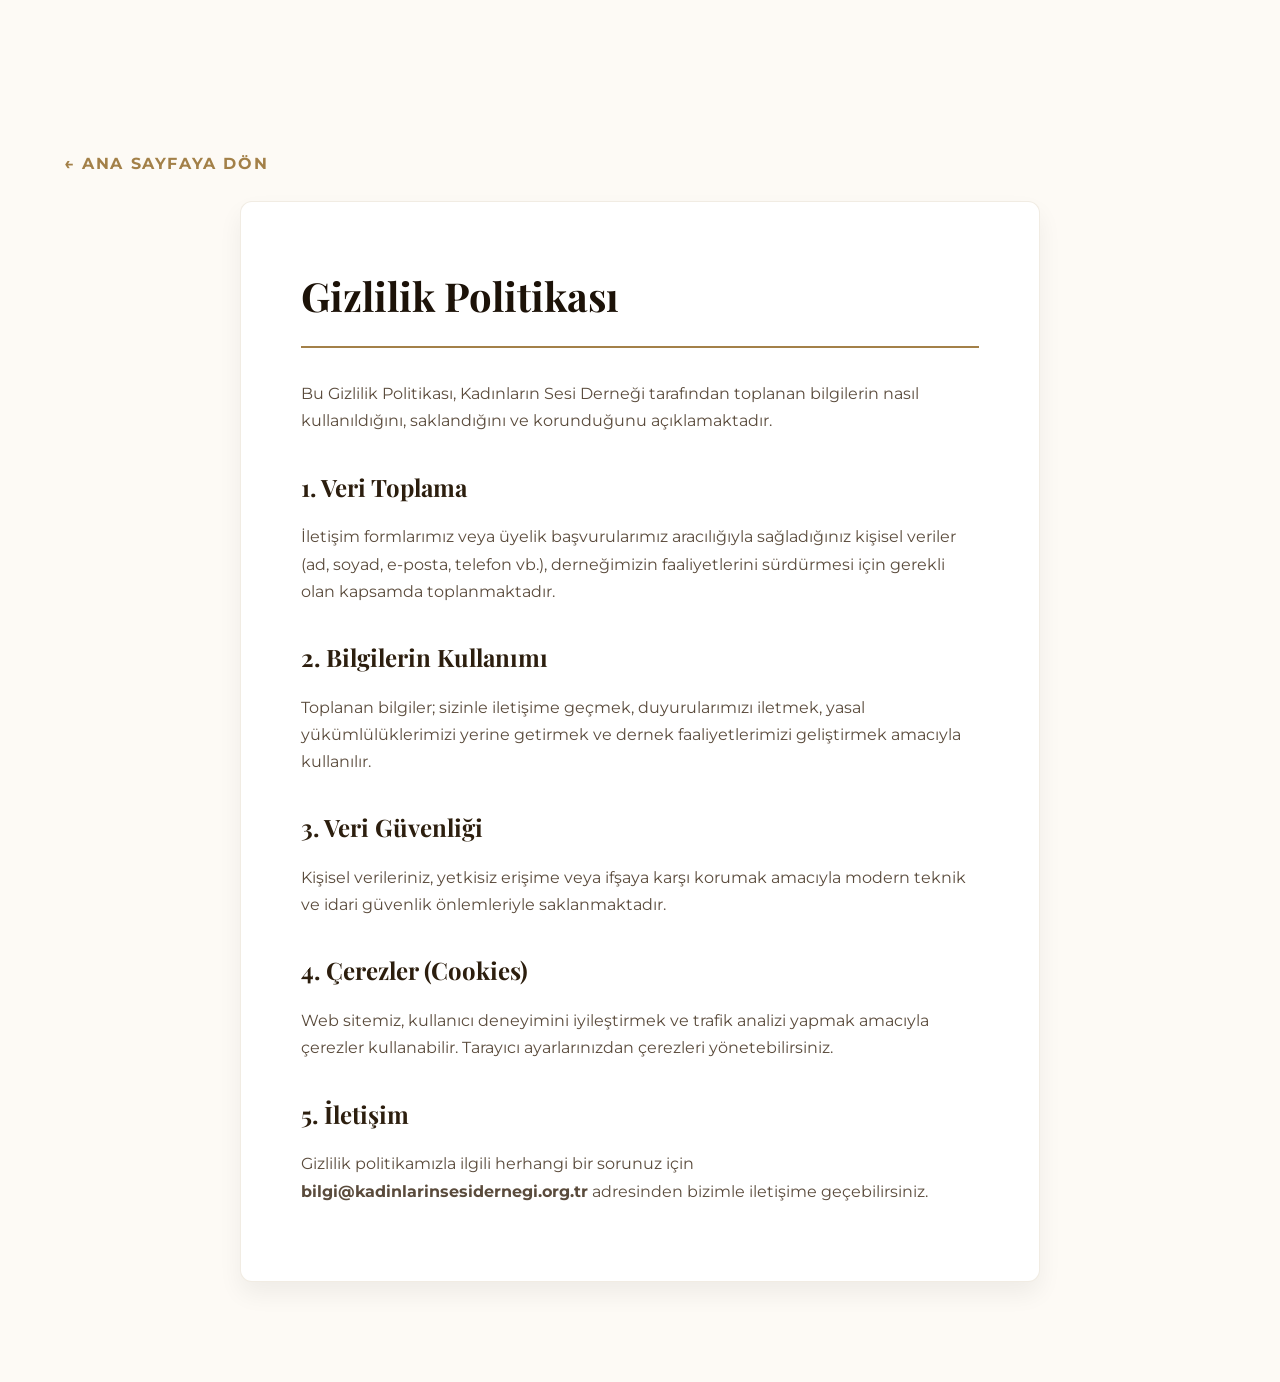
<file: gizlilik-politikasi.html>
<!DOCTYPE html>
<html lang="tr">

<head>
  <meta charset="UTF-8" />
  <meta name="viewport" content="width=device-width, initial-scale=1.0" />
  <title>Gizlilik Politikası | Kadınların Sesi Derneği</title>
  <link rel="preconnect" href="https://fonts.googleapis.com" />
  <link rel="preconnect" href="https://fonts.gstatic.com" crossorigin />
  <link
    href="https://fonts.googleapis.com/css2?family=Montserrat:wght@300;400;500;600;700&family=Playfair+Display:wght@700;800;900&display=swap"
    rel="stylesheet" />
  <link rel="stylesheet" href="style.css" />
  <style>
    .legal-page {
      padding-top: 150px;
      padding-bottom: 100px;
      background: var(--cream);
    }

    .legal-container {
      max-width: 800px;
      margin: 0 auto;
      background: var(--white);
      padding: 60px;
      border-radius: var(--r-md);
      border: 1px solid var(--border);
      box-shadow: var(--shadow-md);
    }

    .legal-container h1 {
      font-family: 'Playfair Display', serif;
      font-size: 2.5rem;
      color: var(--brown-900);
      margin-bottom: 32px;
      border-bottom: 2px solid var(--gold);
      padding-bottom: 16px;
    }

    .legal-container h2 {
      font-family: 'Playfair Display', serif;
      font-size: 1.5rem;
      color: var(--brown-800);
      margin-top: 32px;
      margin-bottom: 16px;
    }

    .legal-container p {
      margin-bottom: 16px;
      color: var(--text-mid);
      font-size: 1rem;
    }

    .back-home {
      display: inline-flex;
      align-items: center;
      gap: 8px;
      font-weight: 700;
      color: var(--gold);
      margin-bottom: 24px;
      text-transform: uppercase;
      letter-spacing: 0.1em;
    }

    .back-home:hover {
      color: var(--brown-900);
      transform: translateX(-5px);
    }
  </style>
</head>

<body class="legal-page">
  <div class="container">
    <a href="index.html" class="back-home">← Ana Sayfaya Dön</a>
    <div class="legal-container">
      <h1>Gizlilik Politikası</h1>
      <p>Bu Gizlilik Politikası, Kadınların Sesi Derneği tarafından toplanan bilgilerin nasıl kullanıldığını,
        saklandığını ve korunduğunu açıklamaktadır.</p>

      <h2>1. Veri Toplama</h2>
      <p>İletişim formlarımız veya üyelik başvurularımız aracılığıyla sağladığınız kişisel veriler (ad, soyad, e-posta,
        telefon vb.), derneğimizin faaliyetlerini sürdürmesi için gerekli olan kapsamda toplanmaktadır.</p>

      <h2>2. Bilgilerin Kullanımı</h2>
      <p>Toplanan bilgiler; sizinle iletişime geçmek, duyurularımızı iletmek, yasal yükümlülüklerimizi yerine getirmek
        ve dernek faaliyetlerimizi geliştirmek amacıyla kullanılır.</p>

      <h2>3. Veri Güvenliği</h2>
      <p>Kişisel verileriniz, yetkisiz erişime veya ifşaya karşı korumak amacıyla modern teknik ve idari güvenlik
        önlemleriyle saklanmaktadır.</p>

      <h2>4. Çerezler (Cookies)</h2>
      <p>Web sitemiz, kullanıcı deneyimini iyileştirmek ve trafik analizi yapmak amacıyla çerezler kullanabilir.
        Tarayıcı ayarlarınızdan çerezleri yönetebilirsiniz.</p>

      <h2>5. İletişim</h2>
      <p>Gizlilik politikamızla ilgili herhangi bir sorunuz için <strong>bilgi@kadinlarinsesidernegi.org.tr</strong>
        adresinden bizimle iletişime geçebilirsiniz.</p>
    </div>
  </div>
</body>

</html>
</file>
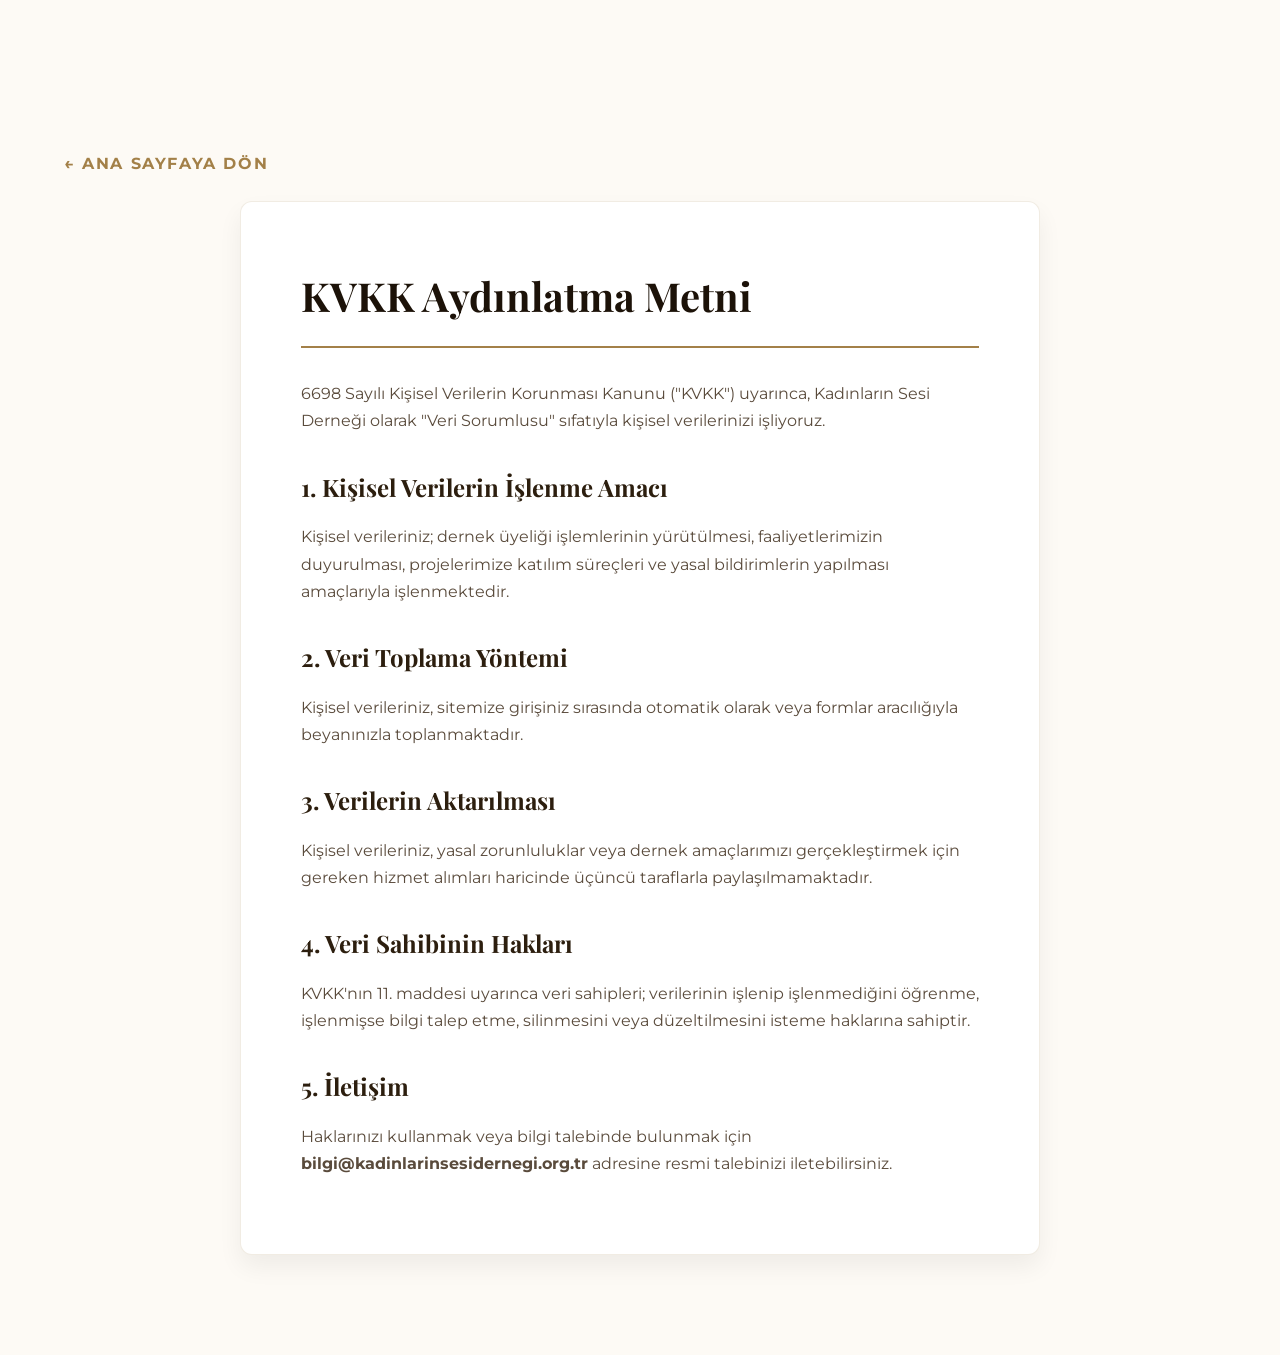
<file: kvkk.html>
<!DOCTYPE html>
<html lang="tr">

<head>
  <meta charset="UTF-8" />
  <meta name="viewport" content="width=device-width, initial-scale=1.0" />
  <title>KVKK Aydınlatma Metni | Kadınların Sesi Derneği</title>
  <link rel="preconnect" href="https://fonts.googleapis.com" />
  <link rel="preconnect" href="https://fonts.gstatic.com" crossorigin />
  <link
    href="https://fonts.googleapis.com/css2?family=Montserrat:wght@300;400;500;600;700&family=Playfair+Display:wght@700;800;900&display=swap"
    rel="stylesheet" />
  <link rel="stylesheet" href="style.css" />
  <style>
    .legal-page {
      padding-top: 150px;
      padding-bottom: 100px;
      background: var(--cream);
    }

    .legal-container {
      max-width: 800px;
      margin: 0 auto;
      background: var(--white);
      padding: 60px;
      border-radius: var(--r-md);
      border: 1px solid var(--border);
      box-shadow: var(--shadow-md);
    }

    .legal-container h1 {
      font-family: 'Playfair Display', serif;
      font-size: 2.5rem;
      color: var(--brown-900);
      margin-bottom: 32px;
      border-bottom: 2px solid var(--gold);
      padding-bottom: 16px;
    }

    .legal-container h2 {
      font-family: 'Playfair Display', serif;
      font-size: 1.5rem;
      color: var(--brown-800);
      margin-top: 32px;
      margin-bottom: 16px;
    }

    .legal-container p {
      margin-bottom: 16px;
      color: var(--text-mid);
      font-size: 1rem;
    }

    .back-home {
      display: inline-flex;
      align-items: center;
      gap: 8px;
      font-weight: 700;
      color: var(--gold);
      margin-bottom: 24px;
      text-transform: uppercase;
      letter-spacing: 0.1em;
    }

    .back-home:hover {
      color: var(--brown-900);
      transform: translateX(-5px);
    }
  </style>
</head>

<body class="legal-page">
  <div class="container">
    <a href="index.html" class="back-home">← Ana Sayfaya Dön</a>
    <div class="legal-container">
      <h1>KVKK Aydınlatma Metni</h1>
      <p>6698 Sayılı Kişisel Verilerin Korunması Kanunu ("KVKK") uyarınca, Kadınların Sesi Derneği olarak "Veri
        Sorumlusu" sıfatıyla kişisel verilerinizi işliyoruz.</p>

      <h2>1. Kişisel Verilerin İşlenme Amacı</h2>
      <p>Kişisel verileriniz; dernek üyeliği işlemlerinin yürütülmesi, faaliyetlerimizin duyurulması, projelerimize
        katılım süreçleri ve yasal bildirimlerin yapılması amaçlarıyla işlenmektedir.</p>

      <h2>2. Veri Toplama Yöntemi</h2>
      <p>Kişisel verileriniz, sitemize girişiniz sırasında otomatik olarak veya formlar aracılığıyla beyanınızla
        toplanmaktadır.</p>

      <h2>3. Verilerin Aktarılması</h2>
      <p>Kişisel verileriniz, yasal zorunluluklar veya dernek amaçlarımızı gerçekleştirmek için gereken hizmet alımları
        haricinde üçüncü taraflarla paylaşılmamaktadır.</p>

      <h2>4. Veri Sahibinin Hakları</h2>
      <p>KVKK'nın 11. maddesi uyarınca veri sahipleri; verilerinin işlenip işlenmediğini öğrenme, işlenmişse bilgi talep
        etme, silinmesini veya düzeltilmesini isteme haklarına sahiptir.</p>

      <h2>5. İletişim</h2>
      <p>Haklarınızı kullanmak veya bilgi talebinde bulunmak için <strong>bilgi@kadinlarinsesidernegi.org.tr</strong>
        adresine resmi talebinizi iletebilirsiniz.</p>
    </div>
  </div>
</body>

</html>
</file>
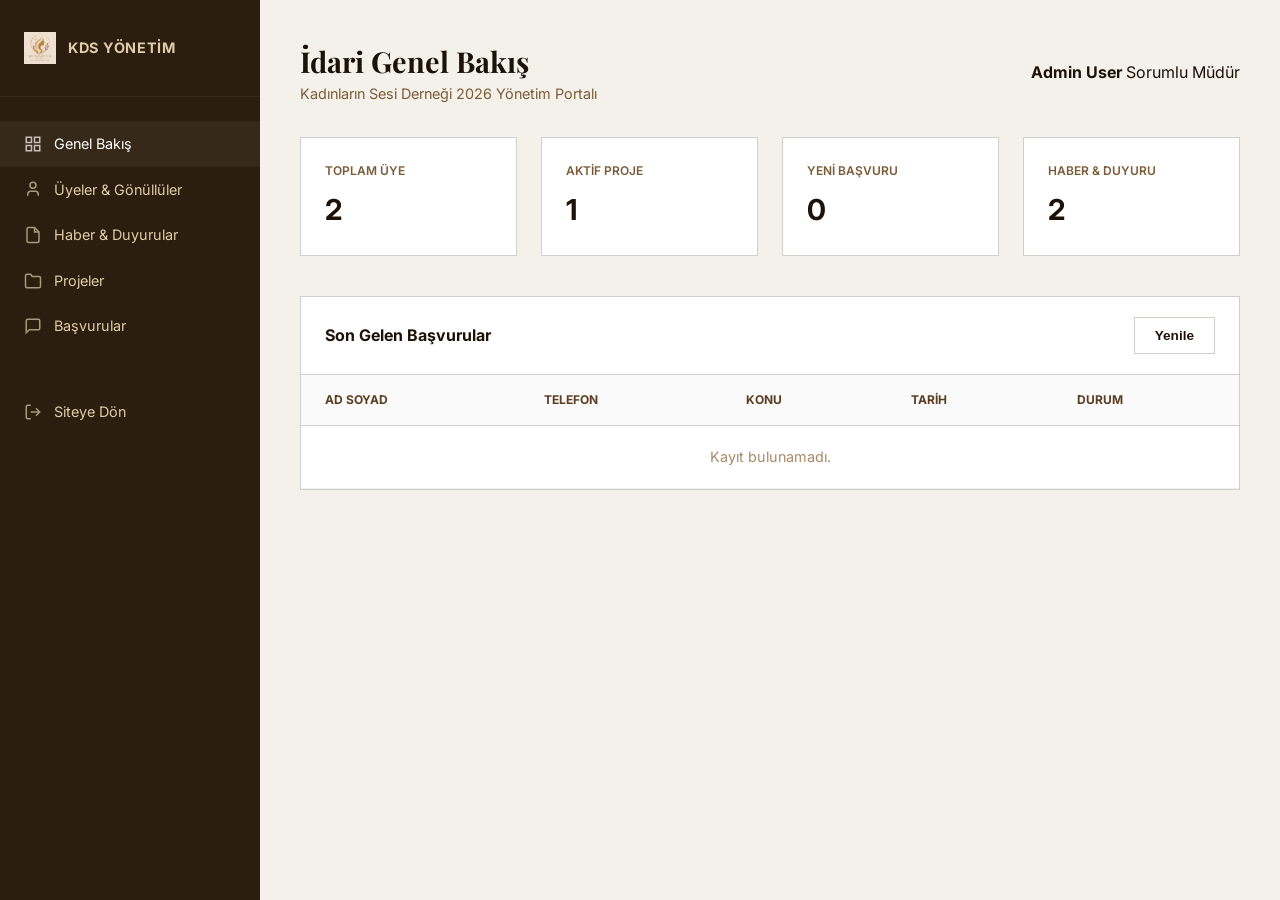
<file: admin/dashboard.html>
<!DOCTYPE html>
<html lang="tr">
<head>
  <meta charset="UTF-8">
  <meta name="viewport" content="width=device-width, initial-scale=1.0">
  <title>Dashboard | Kadınların Sesi Derneği Yönetim Paneli</title>
  <link rel="preconnect" href="https://fonts.googleapis.com">
  <link rel="preconnect" href="https://fonts.gstatic.com" crossorigin>
  <link href="https://fonts.googleapis.com/css2?family=Playfair+Display:wght@700&family=Inter:wght@400;600;700&display=swap" rel="stylesheet">
  <link rel="stylesheet" href="admin.css">
</head>
<body>

  <div class="admin-layout">
    <!-- Sidebar -->
    <aside class="sidebar">
      <div class="sidebar-header">
        <div class="sidebar-logo">
          <img src="../assets/logo.jpeg" alt="Logo">
          KDS YÖNETİM
        </div>
      </div>
      <nav class="sidebar-nav">
        <a href="#" class="nav-item active" data-view="view-dashboard">
          <svg viewBox="0 0 24 24" fill="none" stroke="currentColor" stroke-width="2"><rect x="3" y="3" width="7" height="7"/><rect x="14" y="3" width="7" height="7"/><rect x="14" y="14" width="7" height="7"/><rect x="3" y="14" width="7" height="7"/></svg>
          Genel Bakış
        </a>
        <a href="#" class="nav-item" data-view="view-members">
          <svg viewBox="0 0 24 24" fill="none" stroke="currentColor" stroke-width="2"><path d="M19 21v-2a4 4 0 0 0-4-4H9a4 4 0 0 0-4 4v2"/><circle cx="12" cy="7" r="4"/></svg>
          Üyeler & Gönüllüler
        </a>
        <a href="#" class="nav-item" data-view="view-news">
          <svg viewBox="0 0 24 24" fill="none" stroke="currentColor" stroke-width="2"><path d="M14 2H6a2 2 0 0 0-2 2v16a2 2 0 0 0 2 2h12a2 2 0 0 0 2-2V8z"/><polyline points="14 2 14 8 20 8"/></svg>
          Haber & Duyurular
        </a>
        <a href="#" class="nav-item" data-view="view-projects">
          <svg viewBox="0 0 24 24" fill="none" stroke="currentColor" stroke-width="2"><path d="M22 19a2 2 0 0 1-2 2H4a2 2 0 0 1-2-2V5a2 2 0 0 1 2-2h5l2 3h9a2 2 0 0 1 2 2z"/></svg>
          Projeler
        </a>
        <a href="#" class="nav-item" data-view="view-apps">
          <svg viewBox="0 0 24 24" fill="none" stroke="currentColor" stroke-width="2"><path d="M21 15a2 2 0 0 1-2 2H7l-4 4V5a2 2 0 0 1 2-2h14a2 2 0 0 1 2 2z"/></svg>
          Başvurular
        </a>
        <div style="margin-top: auto; padding-top: 40px;">
          <a href="../index.html" class="nav-item">
            <svg viewBox="0 0 24 24" fill="none" stroke="currentColor" stroke-width="2"><path d="M9 21H5a2 2 0 0 1-2-2V5a2 2 0 0 1 2-2h4"/><polyline points="16 17 21 12 16 7"/><line x1="21" y1="12" x2="9" y2="12"/></svg>
            Siteye Dön
          </a>
        </div>
      </nav>
    </aside>

    <!-- Main Content -->
    <main class="main-content">
      
      <!-- VIEW: DASHBOARD -->
      <section id="view-dashboard" class="view-section active">
        <header class="content-header">
          <div class="content-title">
            <h1>İdari Genel Bakış</h1>
            <p style="color: #7a5c38; font-size: 0.9rem;">Kadınların Sesi Derneği 2026 Yönetim Portalı</p>
          </div>
          <div class="user-meta">
            <strong>Admin User</strong>
            <span>Sorumlu Müdür</span>
          </div>
        </header>

        <section class="stats-grid">
          <div class="stat-card"><span class="stat-label">Toplam Üye</span><div class="stat-value" id="stat-members">0</div></div>
          <div class="stat-card"><span class="stat-label">Aktif Proje</span><div class="stat-value" id="stat-projects">0</div></div>
          <div class="stat-card"><span class="stat-label">Yeni Başvuru</span><div class="stat-value" id="dashboard-app-count">0</div></div>
          <div class="stat-card"><span class="stat-label">Haber & Duyuru</span><div class="stat-value" id="stat-news">0</div></div>
        </section>

        <section class="admin-card">
          <div class="card-header">
            <h3 class="card-title">Son Gelen Başvurular</h3>
            <button class="btn-secondary" onclick="loadAllData()">Yenile</button>
          </div>
          <table class="admin-table">
            <thead><tr><th>Ad Soyad</th><th>Telefon</th><th>Konu</th><th>Tarih</th><th>Durum</th></tr></thead>
            <tbody id="dashboard-messages-tbody"></tbody>
          </table>
        </section>
      </section>

      <!-- VIEW: MEMBERS -->
      <section id="view-members" class="view-section">
        <header class="content-header">
          <div class="content-title"><h1>Üyeler & Gönüllüler</h1><p>Üye kayıtları ve gönüllü veri tabanı.</p></div>
          <button class="btn-admin" onclick="openModal('modal-member')">+ Yeni Üye Ekle</button>
        </header>
        <section class="admin-card">
          <table class="admin-table">
            <thead><tr><th>Ad Soyad</th><th>Tür</th><th>Kayıt Tarihi</th><th>İşlem</th></tr></thead>
            <tbody id="members-tbody"></tbody>
          </table>
        </section>
      </section>

      <!-- VIEW: NEWS -->
      <section id="view-news" class="view-section">
        <header class="content-header">
          <div class="content-title"><h1>Haber & Duyurular</h1><p>Site üzerindeki resmi bültenlerin yönetimi.</p></div>
          <button class="btn-admin" onclick="openModal('modal-news')">+ Haber Ekle</button>
        </header>
        <section class="admin-card">
          <table class="admin-table">
            <thead><tr><th>Başlık</th><th>Kategori</th><th>Yayın Tarihi</th><th>İşlem</th></tr></thead>
            <tbody id="news-tbody"></tbody>
          </table>
        </section>
      </section>

      <!-- VIEW: PROJECTS -->
      <section id="view-projects" class="view-section">
        <header class="content-header">
          <div class="content-title"><h1>Projeler</h1><p>Yürütülen aktif ve tamamlanan projeler.</p></div>
          <button class="btn-admin" onclick="openModal('modal-project')">+ Yeni Proje</button>
        </header>
        <section class="admin-card">
          <table class="admin-table">
            <thead><tr><th>Proje Adı</th><th>Durum</th><th>Yıl</th><th>İşlem</th></tr></thead>
            <tbody id="projects-tbody"></tbody>
          </table>
        </section>
      </section>

      <!-- VIEW: APPLICATIONS -->
      <section id="view-apps" class="view-section">
        <header class="content-header">
          <div class="content-title"><h1>Başvurular</h1><p>İletişim formundan gelen tüm mesajlar.</p></div>
          <button class="btn-admin" onclick="loadAllData()">Listeyi Yenile</button>
        </header>
        <section class="admin-card">
          <table class="admin-table">
            <thead><tr><th>Ad Soyad</th><th>Telefon</th><th>Email</th><th>Konu</th><th>Tarih</th><th>İşlem</th></tr></thead>
            <tbody id="all-apps-tbody"></tbody>
          </table>
        </section>
      </section>

    </main>
  </div>

  <!-- MODALS -->
  <div id="modal-member" class="modal-overlay">
    <div class="modal-box">
      <div class="modal-header"><h3>Yeni Üye Kaydı</h3><button class="modal-close" onclick="closeModal('modal-member')">&times;</button></div>
      <div class="modal-body">
        <div class="admin-form-group"><label>Ad Soyad</label><input type="text" id="m-name" class="admin-input"></div>
        <div class="admin-form-group"><label>Üyelik Türü</label><select id="m-type" class="admin-input"><option>Asil Üye</option><option>Gönüllü</option><option>Aday Üye</option></select></div>
      </div>
      <div class="modal-footer"><button class="btn-secondary" onclick="closeModal('modal-member')">İptal</button><button class="btn-admin" onclick="addMember()">Kaydet</button></div>
    </div>
  </div>

  <div id="modal-news" class="modal-overlay">
    <div class="modal-box" style="max-width: 600px;">
      <div class="modal-header"><h3>Haber / Duyuru Ekle</h3><button class="modal-close" onclick="closeModal('modal-news')">&times;</button></div>
      <div class="modal-body">
        <div class="admin-form-group"><label>Haber Başlığı</label><input type="text" id="n-title" class="admin-input"></div>
        <div class="admin-form-group"><label>Kategori</label><select id="n-cat" class="admin-input"><option>Duyuru</option><option>Kurumsal</option><option>Etkinlik</option></select></div>
        <div class="admin-form-group"><label>Görsel URL</label><input type="text" id="n-image" class="admin-input" placeholder="https://..."></div>
        <div class="admin-form-group"><label>Yazar / Birim</label><input type="text" id="n-author" class="admin-input" placeholder="Basın Birimi"></div>
        <div class="admin-form-group"><label>Haber İçeriği</label><textarea id="n-content" class="admin-input" rows="6"></textarea></div>
      </div>
      <div class="modal-footer"><button class="btn-secondary" onclick="closeModal('modal-news')">İptal</button><button class="btn-admin" onclick="addNews()">Yayınla</button></div>
    </div>
  </div>

  <div id="modal-project" class="modal-overlay">
    <div class="modal-box" style="max-width: 600px;">
      <div class="modal-header"><h3>Yeni Proje Tanımla</h3><button class="modal-close" onclick="closeModal('modal-project')">&times;</button></div>
      <div class="modal-body">
        <div class="admin-form-group"><label>Proje Adı</label><input type="text" id="p-name" class="admin-input"></div>
        <div class="admin-form-group"><label>Durum</label><select id="p-status" class="admin-input"><option>Aktif</option><option>Tamamlandı</option></select></div>
        <div class="admin-form-group"><label>Konum</label><input type="text" id="p-location" class="admin-input" placeholder="Ankara / Çankaya"></div>
        <div class="admin-form-group"><label>Proje Bütçesi</label><input type="text" id="p-budget" class="admin-input" placeholder="Örn: 250.000 TL"></div>
        <div class="admin-form-group"><label>Tahmini Süre</label><input type="text" id="p-duration" class="admin-input" placeholder="12 Ay"></div>
      </div>
      <div class="modal-footer"><button class="btn-secondary" onclick="closeModal('modal-project')">İptal</button><button class="btn-admin" onclick="addProject()">Kaydet</button></div>
    </div>
  </div>

  <script>
    // --- Router Logic ---
    const navItems = document.querySelectorAll('.nav-item[data-view]');
    const views = document.querySelectorAll('.view-section');

    navItems.forEach(item => {
      item.addEventListener('click', (e) => {
        e.preventDefault();
        const targetView = item.getAttribute('data-view');
        navItems.forEach(i => i.classList.remove('active'));
        item.classList.add('active');
        views.forEach(v => {
          v.classList.remove('active');
          if (v.id === targetView) v.classList.add('active');
        });
      });
    });

    // --- Modal Logic ---
    function openModal(id) { document.getElementById(id).classList.add('open'); }
    function closeModal(id) { document.getElementById(id).classList.remove('open'); }

    // --- CRUD & Data Loading ---
    const APP_DATE = "09.04.2026";

    function initData() {
      if (!localStorage.getItem('kds_members')) {
        localStorage.setItem('kds_members', JSON.stringify([
          {id: 1, name: 'Merve Akın', type: 'Asil Üye', date: '12.11.2025'},
          {id: 2, name: 'Selin Koç', type: 'Gönüllü', date: '05.01.2026'}
        ]));
      }
      if (!localStorage.getItem('kds_news')) {
        localStorage.setItem('kds_news', JSON.stringify([
          {id: 1, title: '2026 Burs Sonuçları', cat: 'Duyuru', date: '15.03.2026'},
          {id: 2, title: 'Yeni Ankara Ofisimiz', cat: 'Kurumsal', date: '02.02.2026'}
        ]));
      }
      if (!localStorage.getItem('kds_projects')) {
        localStorage.setItem('kds_projects', JSON.stringify([
          {id: 1, name: 'Gezici Hukuk Birimi', status: 'Aktif', year: '2026'},
          {id: 2, name: 'Mentorluk Ofisi', status: 'Tamamlandı', year: '2025'}
        ]));
      }
      loadAllData();
    }

    function loadAllData() {
      const members = JSON.parse(localStorage.getItem('kds_members') || '[]');
      const news = JSON.parse(localStorage.getItem('kds_news') || '[]');
      const projects = JSON.parse(localStorage.getItem('kds_projects') || '[]');
      const apps = JSON.parse(localStorage.getItem('kds_messages') || '[]');

      // Stats
      document.getElementById('stat-members').textContent = members.length;
      document.getElementById('stat-projects').textContent = projects.filter(p => p.status === 'Aktif').length;
      document.getElementById('stat-news').textContent = news.length;
      document.getElementById('dashboard-app-count').textContent = apps.length;

      // Tables
      renderTable('members-tbody', members, (m) => `<td>${m.name}</td><td>${m.type}</td><td>${m.date}</td><td><button class="btn-secondary btn-danger" onclick="deleteItem('kds_members', ${m.id})">Sil</button></td>`);
      renderTable('news-tbody', news, (n) => `<td>${n.title}</td><td>${n.cat}</td><td>${n.date}</td><td><button class="btn-secondary btn-danger" onclick="deleteItem('kds_news', ${n.id})">Sil</button></td>`);
      renderTable('projects-tbody', projects, (p) => `<td>${p.name}</td><td><span class="badge ${p.status==='Aktif'?'badge-active':'badge-pending'}">${p.status}</span></td><td>${p.year}</td><td><button class="btn-secondary btn-danger" onclick="deleteItem('kds_projects', ${p.id})">Sil</button></td>`);
      
      renderTable('dashboard-messages-tbody', apps.slice(0, 5), (a) => `<td>${a.name}</td><td>${a.phone}</td><td>${a.subject}</td><td>${a.date}</td><td><span class="badge badge-pending">${a.status}</span></td>`);
      renderTable('all-apps-tbody', apps, (a) => `<td>${a.name}</td><td>${a.phone}</td><td>${a.email}</td><td>${a.subject}</td><td>${a.date}</td><td><button class="btn-secondary btn-danger" onclick="deleteItem('kds_messages', ${a.id})">Sil</button></td>`);
    }

    function renderTable(id, data, mapper) {
      const el = document.getElementById(id);
      if (!el) return;
      if (data.length === 0) { el.innerHTML = `<tr><td colspan="10" style="text-align:center; padding:20px; color:#a88a68;">Kayıt bulunamadı.</td></tr>`; return; }
      el.innerHTML = data.map(item => `<tr>${mapper(item)}</tr>`).join('');
    }

    function deleteItem(key, id) {
      if (!confirm('Bu kaydı silmek istediğinize emin misiniz?')) return;
      let items = JSON.parse(localStorage.getItem(key) || '[]');
      items = items.filter(i => i.id !== id);
      localStorage.setItem(key, JSON.stringify(items));
      loadAllData();
    }

    function addMember() {
      const name = document.getElementById('m-name').value;
      const type = document.getElementById('m-type').value;
      if (!name) return;
      const members = JSON.parse(localStorage.getItem('kds_members') || '[]');
      members.unshift({id: Date.now(), name, type, date: APP_DATE});
      localStorage.setItem('kds_members', JSON.stringify(members));
      document.getElementById('m-name').value = '';
      closeModal('modal-member');
      loadAllData();
    }

    function addNews() {
      const title = document.getElementById('n-title').value;
      const cat = document.getElementById('n-cat').value;
      const image = document.getElementById('n-image').value;
      const author = document.getElementById('n-author').value;
      const content = document.getElementById('n-content').value;

      if (!title || !content) { alert('Başlık ve İçerik alanları zorunludur.'); return; }

      const news = JSON.parse(localStorage.getItem('kds_news') || '[]');
      news.unshift({
        id: Date.now(),
        title,
        cat,
        image,
        author,
        content,
        date: APP_DATE
      });
      localStorage.setItem('kds_news', JSON.stringify(news));
      
      // Clear inputs
      ['n-title', 'n-image', 'n-author', 'n-content'].forEach(id => document.getElementById(id).value = '');
      
      closeModal('modal-news');
      loadAllData();
    }

    function addProject() {
      const name = document.getElementById('p-name').value;
      const status = document.getElementById('p-status').value;
      const location = document.getElementById('p-location').value;
      const budget = document.getElementById('p-budget').value;
      const duration = document.getElementById('p-duration').value;

      if (!name) { alert('Proje Adı zorunludur.'); return; }

      const projects = JSON.parse(localStorage.getItem('kds_projects') || '[]');
      projects.unshift({
        id: Date.now(),
        name,
        status,
        location,
        budget,
        duration,
        year: '2026'
      });
      localStorage.setItem('kds_projects', JSON.stringify(projects));
      
      // Clear inputs
      ['p-name', 'p-location', 'p-budget', 'p-duration'].forEach(id => document.getElementById(id).value = '');
      
      closeModal('modal-project');
      loadAllData();
    }

    window.addEventListener('DOMContentLoaded', initData);
  </script>
</body>
</html>
</file>
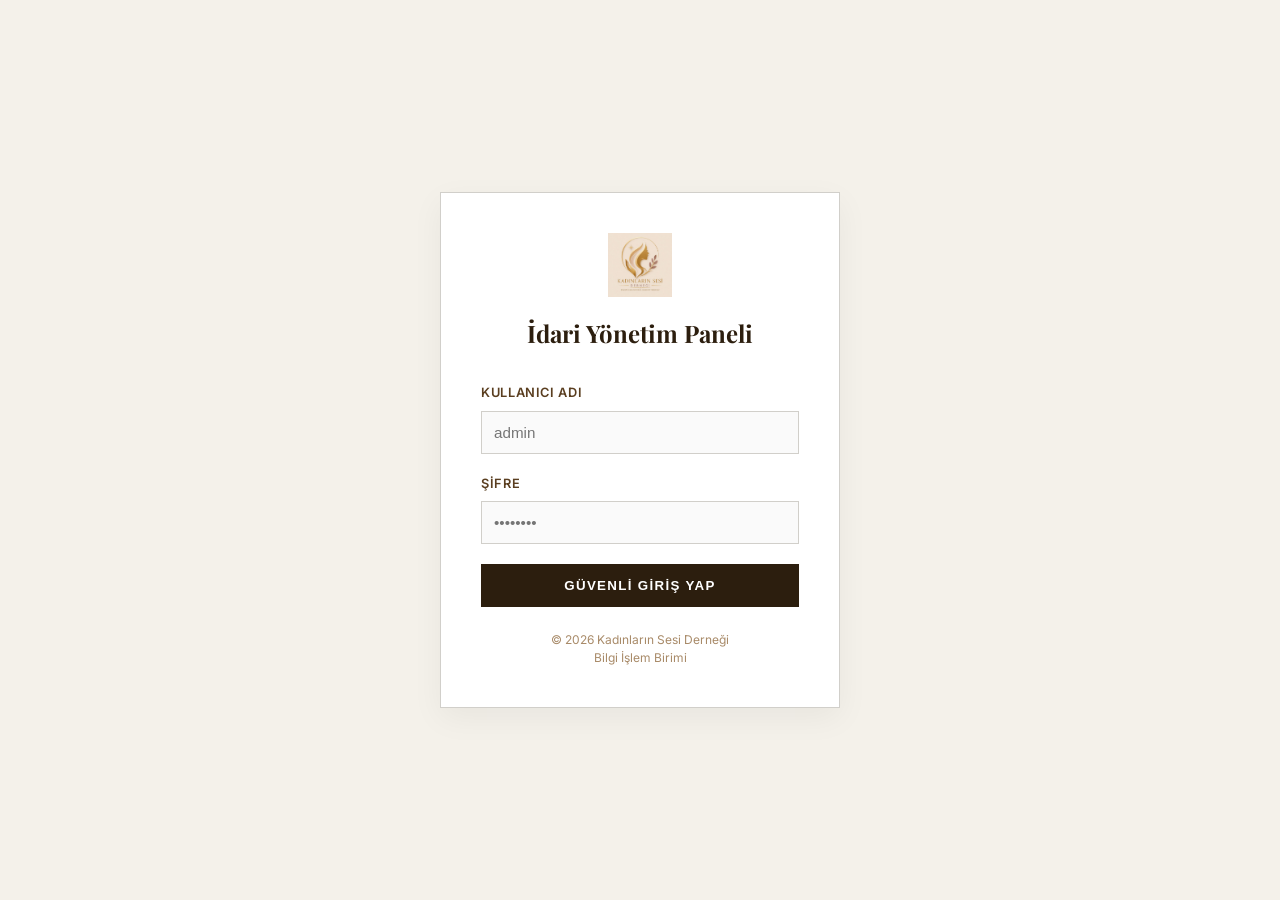
<file: admin/login.html>
<!DOCTYPE html>
<html lang="tr">
<head>
  <meta charset="UTF-8">
  <meta name="viewport" content="width=device-width, initial-scale=1.0">
  <title>İdari Giriş | Kadınların Sesi Derneği</title>
  <link rel="preconnect" href="https://fonts.googleapis.com">
  <link rel="preconnect" href="https://fonts.gstatic.com" crossorigin>
  <link href="https://fonts.googleapis.com/css2?family=Playfair+Display:wght@700&family=Inter:wght@400;600&display=swap" rel="stylesheet">
  <link rel="stylesheet" href="admin.css">
</head>
<body class="login-body">

  <div class="login-card">
    <div class="login-logo">
      <img src="../assets/logo.jpeg" alt="Logo">
      <h2>İdari Yönetim Paneli</h2>
    </div>
    
    <form action="dashboard.html">
      <div class="form-group">
        <label for="username">Kullanıcı Adı</label>
        <input type="text" id="username" class="form-control" placeholder="admin" required>
      </div>
      <div class="form-group">
        <label for="password">Şifre</label>
        <input type="password" id="password" class="form-control" placeholder="••••••••" required>
      </div>
      <button type="submit" class="btn-admin">Güvenli Giriş Yap</button>
    </form>
    
    <div style="margin-top: 24px; text-align: center; font-size: 0.75rem; color: #a88a68;">
      © 2026 Kadınların Sesi Derneği <br> Bilgi İşlem Birimi
    </div>
  </div>

</body>
</html>
</file>
<file: style.css>
@import url('https://fonts.googleapis.com/css2?family=Montserrat:wght@300;400;500;600;700&family=Playfair+Display:wght@700;800;900&display=swap');

/* =============================================
   KADINLARIN SESİ DERNEĞİ — PREMIUM DESIGN SYSTEM
   Professional NGO Aesthetic | Modern & Minimalist
   ============================================= */

:root {
  /* Core Colors */
  --gold: #a38048;
  --gold-light: #c5a47e;
  --gold-dark: #86663a;
  --brown-900: #1c1208;
  --brown-800: #2c1e0e;
  --brown-700: #3d2b17;
  --cream: #fdfaf5;
  --beige-100: #f4eee2;
  --white: #ffffff;
  
  /* Text Colors */
  --text-dark: #2c1e0e;
  --text-mid: #5a4b3c;
  --text-light: #8a7b6d;
  --text-muted: rgba(44, 30, 14, 0.4);
  
  /* UI Elements */
  --border: rgba(163, 128, 72, 0.15);
  --glass: rgba(255, 255, 255, 0.85);
  --glass-dark: rgba(28, 18, 8, 0.8);
  
  /* Shadows */
  --shadow-sm: 0 4px 12px rgba(0,0,0,0.03);
  --shadow-md: 0 12px 24px rgba(0,0,0,0.06);
  --shadow-lg: 0 20px 40px rgba(44, 30, 14, 0.1);
  --shadow-gold: 0 10px 30px rgba(163, 128, 72, 0.2);
  
  /* Sizing & Shape */
  --nav-h: 80px;
  --r-sm: 4px;
  --r-md: 12px;
  --r-lg: 24px;
  
  /* Motion */
  --tr: all 0.5s cubic-bezier(0.16, 1, 0.3, 1);
  --easing: cubic-bezier(0.16, 1, 0.3, 1);
}

/* ===== RESET & BASE ===== */
*, *::before, *::after { box-sizing: border-box; margin: 0; padding: 0; outline: none; }
html { scroll-behavior: smooth; font-size: 16px; }
body { 
  font-family: 'Montserrat', sans-serif; 
  background: var(--cream); 
  color: var(--text-dark); 
  line-height: 1.7; 
  overflow-x: hidden; 
  -webkit-font-smoothing: antialiased;
}
img { max-width: 100%; height: auto; display: block; }
a { text-decoration: none; color: inherit; transition: var(--tr); }
ul { list-style: none; }
button { cursor: pointer; border: none; background: none; font-family: inherit; transition: var(--tr); }

.container { max-width: 1200px; margin: 0 auto; padding: 0 24px; }
section { padding: 120px 0; }

/* Global SVG Limiters */
svg { width: 24px; height: 24px; flex-shrink: 0; display: inline-block; vertical-align: middle; transition: var(--tr); }

/* ===== TYPOGRAPHY ===== */
.serif { font-family: 'Playfair Display', serif; }
.eyebrow {
  display: inline-block;
  font-size: 0.8rem;
  font-weight: 700;
  letter-spacing: 0.25em;
  text-transform: uppercase;
  color: var(--gold);
  margin-bottom: 16px;
  position: relative;
  padding-left: 40px;
}
.eyebrow::before {
  content: ''; position: absolute; left: 0; top: 50%; width: 30px; height: 1px; background: var(--gold);
}
.section-title {
  font-family: 'Playfair Display', serif;
  font-size: clamp(2.5rem, 5vw, 3.5rem);
  font-weight: 900;
  color: var(--brown-900);
  line-height: 1.1;
  margin-bottom: 24px;
}
/* ===== SCROLL ANIMATIONS (AOS REPLACEMENT) ===== */
[data-aos] {
  opacity: 0;
  transform: translateY(30px);
  transition: opacity 0.8s var(--easing), transform 0.8s var(--easing);
}
[data-aos="fade-left"] { transform: translateX(40px); }
[data-aos="fade-right"] { transform: translateX(-40px); }
[data-aos="zoom-in"] { transform: scale(0.92); }

.aos-visible {
  opacity: 1 !important;
  transform: translate(0, 0) scale(1) !important;
}

/* Stagger delay classes */
[data-aos-delay="100"] { transition-delay: 0.1s; }
[data-aos-delay="200"] { transition-delay: 0.2s; }
[data-aos-delay="300"] { transition-delay: 0.3s; }
[data-aos-delay="400"] { transition-delay: 0.4s; }

/* ===== SECTION TITLES ANIMATION ===== */
.section-header .eyebrow { 
  opacity: 0; transform: translateX(-20px); transition: all 1s var(--easing); 
}
.aos-visible .eyebrow { opacity: 1; transform: translateX(0); }

.section-title span { 
  display: inline-block; position: relative; color: var(--gold);
}
.section-title span::after {
  content: ''; position: absolute; bottom: 8px; left: 0; width: 0; height: 8px;
  background: rgba(163, 128, 72, 0.1); z-index: -1; transition: width 1s var(--easing); transition-delay: 0.5s;
}
.aos-visible .section-title span::after { width: 100%; }

.section-header { text-align: center; margin-bottom: 80px; max-width: 800px; margin-left: auto; margin-right: auto; }

/* ===== NAVBAR ===== */
.navbar {
  position: fixed;
  top: 0; left: 0; right: 0;
  height: var(--nav-h);
  z-index: 5000;
  display: flex;
  align-items: center;
  transition: var(--tr);
  background: transparent;
  padding: 0 24px;
  transform: translateY(-100%);
  animation: slideDown 1s var(--easing) forwards;
}
@keyframes slideDown {
  to { transform: translateY(0); }
}
.navbar.scrolled {
  background: var(--glass);
  backdrop-filter: blur(20px);
  -webkit-backdrop-filter: blur(20px);
  height: 70px;
  box-shadow: var(--shadow-sm);
  border-bottom: 1px solid var(--border);
}
.nav-container {
  display: flex;
  align-items: center;
  justify-content: space-between;
  width: 100%;
  padding-left: 60px; /* Logo ve metni sağa kaydıralım */
}
.nav-logo {
  display: flex;
  align-items: center;
  gap: 16px;
}
.logo-img { 
  height: 52px; 
  width: auto; 
  filter: drop-shadow(0 4px 8px rgba(0,0,0,0.3));
  transition: var(--tr);
}
.navbar.scrolled .logo-img { height: 44px; filter: none; }

.logo-text-wrap { display: flex; flex-direction: column; line-height: 1.1; }
.logo-name { 
  font-family: 'Playfair Display', serif; 
  font-size: 1.4rem; 
  font-weight: 800;
  color: var(--white); 
  text-shadow: 0 2px 10px rgba(0,0,0,0.5);
  transition: var(--tr);
}
.logo-sub { 
  font-size: 0.65rem; 
  letter-spacing: 0.15em; 
  text-transform: uppercase; 
  color: rgba(255,255,255,0.8);
  transition: var(--tr);
}
.navbar.scrolled .logo-name { color: var(--brown-900); text-shadow: none; }
.navbar.scrolled .logo-sub { color: var(--gold); }

.nav-links { display: flex; gap: 8px; align-items: center; }
.nav-link {
  color: var(--white);
  padding: 8px 16px;
  font-weight: 600;
  font-size: 0.85rem;
  letter-spacing: 0.05em;
  text-transform: uppercase;
  text-shadow: 0 2px 8px rgba(0,0,0,0.4);
  position: relative;
}
.nav-link::after {
  content: ''; position: absolute; bottom: 0; left: 50%; width: 0; height: 2px;
  background: var(--gold); transition: var(--tr); transform: translateX(-50%);
}
.nav-link:hover { color: var(--gold); }
.nav-link:hover::after { width: 40%; }

.navbar.scrolled .nav-link { color: var(--brown-700); text-shadow: none; }
.navbar.scrolled .nav-link:hover { color: var(--gold); }

.hamburger { display: none; flex-direction: column; gap: 6px; }
.hamburger span { display: block; width: 24px; height: 2px; background: var(--white); transition: var(--tr); }
.navbar.scrolled .hamburger span { background: var(--brown-900); }

/* ===== HERO ===== */
.hero-section {
  height: clamp(600px, 100vh, 1080px);
  position: relative;
  display: flex;
  align-items: center;
  justify-content: center;
  background: var(--brown-900);
  overflow: hidden;
}
.hero-bg {
  position: absolute; inset: 0;
  width: 100%; height: 100%;
  object-fit: cover;
  opacity: 0.55;
  z-index: 1;
  animation: kenBurns 20s infinite alternate linear;
}

@keyframes kenBurns {
  0% { transform: scale(1) translate(0, 0); }
  100% { transform: scale(1.1) translate(-2%, -1%); }
}

.hero-overlay {
  position: absolute; inset: 0;
  background: linear-gradient(to bottom, rgba(28,18,8,0.85) 0%, transparent 40%, rgba(28,18,8,0.98) 100%);
  z-index: 2;
}
.hero-content {
  position: relative; z-index: 10;
  text-align: center;
  max-width: 900px;
  padding: 0 24px;
}

/* Staggered Hero Reveal */
.hero-title {
  opacity: 0; transform: translateY(30px);
  animation: revealUp 1s var(--easing) forwards;
  animation-delay: 0.2s;
}
.hero-subtitle {
  opacity: 0; transform: translateY(20px);
  animation: revealUp 1s var(--easing) forwards;
  animation-delay: 0.4s;
}
.hero-actions {
  opacity: 0; transform: translateY(15px);
  animation: revealUp 1s var(--easing) forwards;
  animation-delay: 0.6s;
}

@keyframes revealUp {
  to { opacity: 1; transform: translateY(0); }
}

.hero-title {
  font-family: 'Playfair Display', serif;
  font-size: clamp(3rem, 10vw, 5.5rem);
  font-weight: 900;
  color: var(--white);
  line-height: 1;
  margin-bottom: 24px;
  text-shadow: 0 10px 30px rgba(0,0,0,0.5);
}
.hero-subtitle {
  font-size: 1.25rem;
  color: rgba(255,255,255,0.9);
  max-width: 650px;
  margin: 0 auto 48px;
  font-weight: 400;
}
.hero-actions { display: flex; gap: 20px; justify-content: center; }

/* Buttons */
.btn {
  display: inline-flex;
  align-items: center;
  gap: 12px;
  padding: 18px 44px;
  font-weight: 700;
  text-transform: uppercase;
  letter-spacing: 0.15em;
  font-size: 0.85rem;
  border-radius: var(--r-sm);
  transition: var(--tr);
}
.btn-primary {
  background: var(--gold);
  color: var(--white);
  box-shadow: var(--shadow-gold);
}
.btn-primary:hover {
  background: var(--gold-dark);
  transform: translateY(-4px);
  box-shadow: 0 15px 40px rgba(163, 128, 72, 0.4);
}
.btn-ghost {
  background: transparent;
  color: var(--white);
  border: 1px solid rgba(255,255,255,0.4);
  backdrop-filter: blur(4px);
}
.btn-ghost:hover {
  background: var(--white);
  color: var(--brown-900);
  transform: translateY(-4px);
}

/* Stats Bar */
.hero-bottom-bar {
  position: absolute; bottom: 0; left: 0; right: 0;
  z-index: 10;
  background: var(--glass-dark);
  backdrop-filter: blur(12px);
  border-top: 1px solid rgba(255,255,255,0.1);
  padding: 30px 0;
}
.hero-stats-row { display: flex; justify-content: center; align-items: center; gap: 80px; }
.hero-stat { text-align: center; }
.hs-num {
  display: block;
  font-family: 'Playfair Display', serif;
  font-size: 2.5rem;
  color: var(--gold-light);
  line-height: 1;
  margin-bottom: 8px;
}
.hs-label { font-size: 0.75rem; color: rgba(255,255,255,0.6); text-transform: uppercase; letter-spacing: 0.2em; }
.hs-divider { width: 1px; height: 40px; background: rgba(255,255,255,0.15); }

/* ===== HAKKIMIZDA ===== */
.about-grid { display: grid; grid-template-columns: 1fr 1fr; gap: 100px; align-items: center; }
.about-img-wrap {
  position: relative;
  border-radius: var(--r-lg);
  overflow: hidden;
  box-shadow: var(--shadow-lg);
}
.about-img-wrap img { width: 100%; height: 600px; object-fit: cover; transition: transform 0.8s var(--easing); }
.about-img-wrap:hover img { transform: scale(1.05); }
.about-badge {
  position: absolute; bottom: 50px; right: -30px;
  background: var(--white); padding: 40px; border-radius: var(--r-md);
  box-shadow: var(--shadow-lg); z-index: 5;
  border-left: 6px solid var(--gold);
}
.about-badge span { display: block; font-size: 3rem; font-weight: 900; color: var(--brown-900); line-height: 1; }
.about-badge p { font-size: 0.8rem; color: var(--text-light); text-transform: uppercase; letter-spacing: 0.1em; }

/* ===== FAALİYETLER ===== */
.activities-grid { display: grid; grid-template-columns: repeat(3, 1fr); gap: 30px; }
.activity-card {
  background: var(--white); padding: 60px 40px; border-radius: var(--r-lg);
  text-align: center; border: 1px solid var(--border); transition: var(--tr);
}
.activity-card:hover { transform: translateY(-15px); box-shadow: var(--shadow-lg); border-color: var(--gold); }
.activity-icon { 
  margin: 0 auto 32px; 
  width: 80px; height: 80px; 
  background: var(--cream); 
  border-radius: 50%; 
  display: flex; align-items: center; justify-content: center; 
  color: var(--gold);
}
.activity-icon svg { width: 44px; height: 44px; }
.activity-card h3 { font-family: 'Playfair Display', serif; font-size: 1.5rem; color: var(--brown-900); margin-bottom: 20px; }
.activity-card p { font-size: 1rem; color: var(--text-mid); margin-bottom: 32px; }

/* ===== PROJECTS ===== */
.projects-layout { display: grid; grid-template-columns: 1.5fr 1fr; gap: 40px; }
.project-main {
  position: relative; border-radius: var(--r-lg); overflow: hidden;
  box-shadow: var(--shadow-lg); height: 500px;
}
.project-img { width: 100%; height: 100%; object-fit: cover; }
.project-overlay {
  position: absolute; inset: 0;
  background: linear-gradient(to top, rgba(28,18,8,0.9), transparent);
  padding: 50px; display: flex; flex-direction: column; justify-content: flex-end;
}
.project-body h3 { font-family: 'Playfair Display', serif; font-size: 2.5rem; color: var(--white); margin-bottom: 16px; }

/* ===== GALLERY ===== */
.gallery-grid-formal {
  display: grid; grid-template-columns: repeat(3, 1fr); gap: 20px;
}
.gallery-item {
  position: relative; height: 350px; border-radius: var(--r-md); overflow: hidden; cursor: pointer;
}
.gallery-item img { width: 100%; height: 100%; object-fit: cover; transition: var(--tr); }
.gallery-item:hover img { transform: scale(1.1); }

/* ===== NEWS SECTION ===== */
.news-grid {
  display: grid;
  grid-template-columns: repeat(3, 1fr);
  gap: 32px;
}
.news-card-formal {
  background: var(--white);
  border-radius: var(--r-md);
  border: 1px solid var(--border);
  overflow: hidden;
  transition: var(--tr);
  display: flex;
  flex-direction: column;
}
.news-card-formal:hover { transform: translateY(-10px); box-shadow: var(--shadow-lg); border-color: var(--gold); }
.news-header {
  padding: 16px 24px;
  background: var(--beige-100);
  border-bottom: 1px solid var(--border);
  display: flex;
  justify-content: space-between;
  align-items: center;
}
.news-official {
  font-size: 0.7rem;
  font-weight: 700;
  text-transform: uppercase;
  color: var(--gold);
  letter-spacing: 0.1em;
}
.news-date { font-size: 0.75rem; color: var(--text-light); font-weight: 500; }
.news-body { padding: 32px; flex: 1; display: flex; flex-direction: column; }
.news-body h4 {
  font-family: 'Playfair Display', serif;
  font-size: 1.3rem;
  color: var(--brown-900);
  margin-bottom: 16px;
  line-height: 1.4;
  transition: var(--tr);
}
.news-card-formal:hover h4 { color: var(--gold); }
.news-body p { font-size: 0.95rem; color: var(--text-mid); margin-bottom: 24px; line-height: 1.6; }

.news-link-btn {
  margin-top: auto;
  display: inline-flex;
  align-items: center;
  gap: 8px;
  font-size: 0.85rem;
  font-weight: 700;
  color: var(--gold);
  text-transform: uppercase;
  letter-spacing: 0.1em;
}
.news-link-btn:hover { transform: translateX(5px); color: var(--brown-900); }
.news-link-btn::after { content: '→'; font-size: 1.1rem; transition: var(--tr); }

/* ===== FOOTER ===== */
.footer { background: var(--brown-900); color: var(--white); padding: 100px 0 50px; }
.footer-grid { display: grid; grid-template-columns: 2fr 1fr 1fr 1.5fr; gap: 60px; }
.footer-logo { height: 70px !important; margin-bottom: 24px; }
.footer-brand p { color: rgba(255,255,255,0.6); margin-bottom: 30px; }
.footer-seal {
  background: rgba(255,255,255,0.05); padding: 24px; border-radius: var(--r-md); display: flex; gap: 16px; align-items: center; border-left: 3px solid var(--gold);
}
.seal-text strong { display: block; color: var(--gold-light); font-size: 1.1rem; }
.footer h5 { font-family: 'Playfair Display', serif; font-size: 1.4rem; color: var(--white); margin-bottom: 32px; }
.footer ul li { margin-bottom: 16px; }
.footer ul li a { color: rgba(255,255,255,0.6); font-weight: 500; }
.footer ul li a:hover { color: var(--gold-light); transform: translateX(8px); }

.newsletter-form { display: flex; gap: 12px; margin-top: 24px; }
.newsletter-form input {
  flex: 1; background: rgba(255,255,255,0.05); border: 1px solid rgba(255,255,255,0.1); padding: 16px; color: var(--white); border-radius: var(--r-sm);
}
.newsletter-form button { background: var(--gold); color: var(--white); padding: 0 24px; font-weight: 700; border-radius: var(--r-sm); }

.footer-bottom { border-top: 1px solid rgba(255,255,255,0.05); margin-top: 80px; padding-top: 40px; color: rgba(255,255,255,0.4); font-size: 0.9rem; }
.footer-bottom-row {
  display: flex;
  justify-content: space-between;
  align-items: center;
  flex-wrap: wrap;
  gap: 24px;
}
.footer-social-links {
  display: flex;
  gap: 16px;
}
.footer-social-links a {
  color: rgba(255,255,255,0.4);
  transition: var(--tr);
}
.footer-social-links a:hover {
  color: var(--gold-light);
  transform: translateY(-2px);
}
.footer-social-links svg { width: 22px; height: 22px; }
.footer-legal {
  display: flex;
  gap: 20px;
}
.footer-legal a { font-size: 0.8rem; font-weight: 500; }
.footer-legal a:hover { color: var(--gold-light); }

/* ===== CONTACT SECTION ===== */
.contact-grid {
  display: grid;
  grid-template-columns: 0.8fr 1.2fr;
  gap: 40px;
}
.contact-info-col {
  display: flex;
  flex-direction: column;
  gap: 20px;
}
.contact-card {
  background: var(--white);
  padding: 30px;
  border-radius: var(--r-md);
  box-shadow: var(--shadow-sm);
  border: 1px solid var(--border);
  display: flex;
  gap: 20px;
  align-items: center;
  transition: var(--tr);
}
.contact-card:hover { transform: translateY(-5px); box-shadow: var(--shadow-md); border-color: var(--gold); }
.contact-card-icon {
  width: 50px; height: 50px;
  background: var(--cream);
  border-radius: 50%;
  display: flex; align-items: center; justify-content: center;
  color: var(--gold);
}
.contact-card-icon svg { width: 24px; height: 24px; }
.contact-card-info h5 { font-family: 'Playfair Display', serif; font-size: 1.1rem; color: var(--brown-900); margin-bottom: 4px; }
.contact-card-info p { font-size: 0.9rem; color: var(--text-mid); line-height: 1.4; }

.contact-form-col {
  background: var(--white);
  padding: 50px;
  border-radius: var(--r-lg);
  box-shadow: var(--shadow-lg);
  border: 1px solid var(--border);
}
.contact-form-col h4 { font-family: 'Playfair Display', serif; font-size: 2.2rem; color: var(--brown-900); margin-bottom: 30px; }

.form-group { margin-bottom: 24px; }
.form-group label { display: block; font-size: 0.75rem; font-weight: 700; text-transform: uppercase; letter-spacing: 0.12em; color: var(--gold); margin-bottom: 10px; }
.form-group input, .form-group select, .form-group textarea {
  width: 100%; padding: 18px; 
  background: var(--beige-100); 
  border: 1px solid transparent; 
  border-radius: var(--r-sm); 
  font-family: inherit; font-size: 1rem; color: var(--text-dark);
  transition: var(--tr);
}
.form-group input:focus, .form-group select:focus, .form-group textarea:focus {
  background: var(--white);
  border-color: var(--gold);
  box-shadow: 0 0 0 5px rgba(163, 128, 72, 0.1);
}

.map-directions-btn {
  display: inline-flex;
  align-items: center;
  justify-content: center;
  gap: 12px;
  background: var(--brown-800);
  color: var(--white);
  padding: 16px 32px;
  border-radius: var(--r-sm);
  font-weight: 700;
  font-size: 0.85rem;
  letter-spacing: 0.1em;
  text-transform: uppercase;
  margin-top: 24px;
  width: 100%;
}
.map-directions-btn:hover { background: var(--gold); transform: translateY(-3px); box-shadow: var(--shadow-gold); }

.map-wrapper {
  height: 350px;
  border-radius: var(--r-md);
  overflow: hidden;
  border: 1px solid var(--border);
  box-shadow: var(--shadow-md);
}
.map-wrapper iframe { width: 100%; height: 100%; border:0; }

.contact-social-row {
  display: flex;
  gap: 12px;
  margin-top: 10px;
}
.contact-social-item {
  width: 44px; height: 44px;
  background: var(--white);
  border: 1px solid var(--border);
  border-radius: 50%;
  display: flex; align-items: center; justify-content: center;
  color: var(--gold);
  transition: var(--tr);
}
.contact-social-item:hover {
  background: var(--gold);
  color: var(--white);
  transform: translateY(-3px);
  box-shadow: var(--shadow-sm);
}

/* ===== RESPONSIVE SYSTEM ===== */
@media (max-width: 1024px) {
  section { padding: 80px 0; }
  .hero-stats-row { gap: 40px; }
  .about-grid, .projects-layout, .footer-grid, .contact-grid { grid-template-columns: 1fr; gap: 60px; }
  .activities-grid, .gallery-grid-formal, .news-grid { grid-template-columns: 1fr 1fr; }
}

@media (max-width: 768px) {
  :root { --nav-h: 70px; }
  
  .container { padding: 0 20px; }
  section { padding: 60px 0; }

  /* Navbar Mobile Reset */
  .nav-container { padding-left: 20px; } /* Sağa kaydırmayı mobilde sıfırlayalım */
  .logo-img { height: 40px; }
  .logo-name { font-size: 1.1rem; }
  
  .hamburger { display: flex; cursor: pointer; }
  .nav-links {
    display: none; position: fixed; top: var(--nav-h); left: 0; width: 100%; height: calc(100vh - var(--nav-h));
    background: var(--white); flex-direction: column; padding: 40px; gap: 24px; z-index: 4000;
    border-top: 1px solid var(--border);
    animation: fadeIn 0.3s ease;
  }
  @keyframes fadeIn { from { opacity: 0; transform: translateY(-10px); } to { opacity: 1; transform: translateY(0); } }
  .nav-links.open { display: flex; }
  .nav-links.open .nav-link { color: var(--brown-900) !important; text-shadow: none; font-size: 1.1rem; border-bottom: 1px solid var(--beige-100); width: 100%; padding-bottom: 10px; }
  
  /* Hero Mobile */
  .hero-section { height: auto; min-height: 100vh; padding: 120px 0 60px; }
  .hero-title { font-size: 2.8rem; }
  .hero-stats-row { flex-wrap: wrap; gap: 20px; justify-content: space-around; }
  .hs-divider { display: none; }
  .hero-stat { width: 45%; padding: 15px; }

  /* About Mobile */
  .about-badge { position: relative; bottom: 0; right: 0; margin-top: -40px; width: 80%; margin-left: auto; padding: 20px; }
  .about-img-wrap img { height: 350px; }

  /* Contact Mobile */
  .contact-form-col { padding: 30px 20px; }
  .contact-form-col h4 { font-size: 1.6rem; }
}

@media (max-width: 480px) {
  .section-title { font-size: 2.2rem; }
  .hero-title { font-size: 2.4rem; }
  .activities-grid, .gallery-grid-formal, .news-grid { grid-template-columns: 1fr; }
  .hero-actions { flex-direction: column; gap: 12px; }
  .btn { width: 100%; justify-content: center; }
  .hero-stat { width: 100%; border-bottom: 1px solid rgba(255,255,255,0.1); }
  .footer-bottom-row { text-align: center; justify-content: center; }
}

/* ===== UTILITIES ===== */
.back-to-top {
  position: fixed; bottom: 20px; right: 20px; 
  width: 44px; height: 44px; background: var(--brown-800); color: white;
  display: flex; align-items: center; justify-content: center;
  opacity: 0; visibility: hidden; transition: var(--tr); z-index: 5000;
  border-radius: var(--r-sm); border: 1px solid var(--gold);
}
.back-to-top.visible { opacity: 1; visibility: visible; }
.back-to-top:hover { background: var(--gold); transform: translateY(-5px); }

.lightbox {
  display: none; position: fixed; inset: 0; z-index: 9999;
  background: rgba(0,0,0,0.95); justify-content: center; align-items: center;
}
.lightbox.open { display: flex; }
.lightbox-img { max-width: 90%; max-height: 80%; object-fit: contain; box-shadow: 0 0 50px rgba(0,0,0,0.5); }
.lightbox-close { position: absolute; top: 20px; right: 20px; font-size: 1.8rem; color: white; cursor: pointer; }
</file>
<file: admin/admin.css>
/* =============================================
   KADINLARIN SESİ DERNEĞİ — ADMIN PANEL CSS
   İdari & Fonksiyonel Tasarım
============================================= */

:root {
  --admin-bg:     #f4f1ea;
  --sidebar-bg:   #2c1e0e;
  --sidebar-text: #deccaa;
  --accent:       #9e7b41;
  --white:        #ffffff;
  --text-dark:    #1c1208;
  --border:       #d1cfca;
  --tr:           all 0.25s ease;
}

* { box-sizing: border-box; margin: 0; padding: 0; }
body { font-family: 'Inter', system-ui, sans-serif; background: var(--admin-bg); color: var(--text-dark); line-height: 1.5; }
a { text-decoration: none; color: inherit; }
ul { list-style: none; }

/* ===== LOGIN PAGE ===== */
.login-body { display: flex; align-items: center; justify-content: center; min-height: 100vh; background: var(--admin-bg); }
.login-card {
  width: 100%;
  max-width: 400px;
  background: var(--white);
  padding: 40px;
  border: 1px solid var(--border);
  box-shadow: 0 10px 30px rgba(0,0,0,0.05);
}
.login-logo { text-align: center; margin-bottom: 32px; }
.login-logo img { width: 64px; margin-bottom: 12px; }
.login-logo h2 { font-family: 'Playfair Display', serif; font-size: 1.5rem; color: #2c1e0e; }

.form-group { margin-bottom: 20px; }
.form-group label { display: block; font-size: 0.8rem; font-weight: 600; text-transform: uppercase; letter-spacing: 0.05em; margin-bottom: 8px; color: #5a3e20; }
.form-control {
  width: 100%;
  padding: 12px;
  border: 1px solid var(--border);
  background: #fafafa;
  font-size: 0.95rem;
  outline: none;
  transition: var(--tr);
}
.form-control:focus { border-color: var(--accent); background: #fff; }

.btn-admin {
  width: 100%;
  padding: 14px;
  background: var(--sidebar-bg);
  color: var(--white);
  font-weight: 600;
  border: none;
  cursor: pointer;
  transition: var(--tr);
  text-transform: uppercase;
  letter-spacing: 0.1em;
}
.btn-admin:hover { background: #3e2b14; }

/* ===== DASHBOARD LAYOUT ===== */
.admin-layout { display: flex; min-height: 100vh; }

.sidebar {
  width: 260px;
  background: var(--sidebar-bg);
  color: var(--sidebar-text);
  display: flex;
  flex-direction: column;
}
.sidebar-header { padding: 32px 24px; border-bottom: 1px solid rgba(255,255,255,0.05); }
.sidebar-logo { display: flex; align-items: center; gap: 12px; font-weight: 700; font-size: 0.9rem; letter-spacing: 0.05em; }
.sidebar-logo img { width: 32px; }

.sidebar-nav { padding: 24px 0; flex: 1; }
.nav-item { padding: 12px 24px; display: flex; align-items: center; gap: 12px; font-size: 0.9rem; transition: var(--tr); }
.nav-item:hover, .nav-item.active { background: rgba(255,255,255,0.05); color: var(--white); }
.nav-item svg { width: 18px; opacity: 0.7; }

.main-content { flex: 1; padding: 40px; }
.content-header { display: flex; justify-content: space-between; align-items: center; margin-bottom: 32px; }
.content-title h1 { font-family: 'Playfair Display', serif; font-size: 1.8rem; }

.stats-grid { display: grid; grid-template-columns: repeat(4, 1fr); gap: 24px; margin-bottom: 40px; }
.stat-card {
  background: var(--white);
  padding: 24px;
  border: 1px solid var(--border);
}
.stat-label { font-size: 0.75rem; font-weight: 600; text-transform: uppercase; color: #7a5c38; margin-bottom: 8px; display: block; }
.stat-value { font-size: 1.8rem; font-weight: 700; color: var(--text-dark); }

.admin-card { background: var(--white); border: 1px solid var(--border); }
.card-header { padding: 20px 24px; border-bottom: 1px solid var(--border); display: flex; justify-content: space-between; align-items: center; }
.card-title { font-weight: 700; font-size: 1rem; }

.admin-table { width: 100%; border-collapse: collapse; }
.admin-table th { text-align: left; padding: 16px 24px; background: #fafafa; font-size: 0.75rem; text-transform: uppercase; color: #5a3e20; border-bottom: 1px solid var(--border); }
.admin-table td { padding: 16px 24px; border-bottom: 1px solid #f0f0f0; font-size: 0.9rem; }
.admin-table tr:hover { background: #fdfdfd; }

.badge { padding: 4px 10px; font-size: 0.7rem; font-weight: 600; text-transform: uppercase; border: 1px solid; }
.badge-active { color: #166534; border-color: #bbf7d0; background: #f0fdf4; }
.badge-pending { color: #854d0e; border-color: #fef08a; background: #fefce8; }

/* Dynamic Views */
.view-section { display: none; }
.view-section.active { display: block; animation: fadeIn 0.3s ease-out; }

@keyframes fadeIn {
  from { opacity: 0; transform: translateY(4px); }
  to { opacity: 1; transform: translateY(0); }
}

.action-bar { display: flex; gap: 12px; margin-bottom: 24px; }
.btn-secondary {
  padding: 10px 20px;
  background: var(--white);
  border: 1px solid var(--border);
  color: var(--text-dark);
  font-size: 0.85rem;
  font-weight: 600;
  cursor: pointer;
  transition: var(--tr);
}
.btn-secondary:hover { background: #fafafa; border-color: var(--accent); }

/* Modals */
.modal-overlay {
  position: fixed;
  top: 0; left: 0;
  width: 100%; height: 100%;
  background: rgba(44, 30, 14, 0.6);
  backdrop-filter: blur(4px);
  display: none;
  align-items: center;
  justify-content: center;
  z-index: 1000;
}
.modal-overlay.open { display: flex; }

.modal-box {
  background: var(--white);
  width: 100%;
  max-width: 500px;
  border: 1px solid var(--border);
  box-shadow: 0 20px 50px rgba(0,0,0,0.1);
  animation: modalSlide 0.3s ease-out;
}
@keyframes modalSlide {
  from { opacity: 0; transform: translateY(-20px); }
  to { opacity: 1; transform: translateY(0); }
}

.modal-header {
  padding: 20px 24px;
  border-bottom: 1px solid var(--border);
  display: flex;
  justify-content: space-between;
  align-items: center;
}
.modal-header h3 { font-family: 'Playfair Display', serif; font-size: 1.25rem; }
.modal-close { background: none; border: none; font-size: 1.5rem; cursor: pointer; color: var(--accent); }

.modal-body { padding: 24px; }
.modal-footer {
  padding: 16px 24px;
  border-top: 1px solid var(--border);
  display: flex;
  justify-content: flex-end;
  gap: 12px;
  background: #fafafa;
}

/* Formal Inputs in Modal */
.admin-form-group { margin-bottom: 18px; }
.admin-form-group label { display: block; font-size: 0.75rem; font-weight: 700; text-transform: uppercase; margin-bottom: 6px; color: #5a3e20; }
.admin-input {
  width: 100%;
  padding: 10px 14px;
  border: 1px solid var(--border);
  font-size: 0.9rem;
  outline: none;
  border-radius: 0;
}
.admin-input:focus { border-color: var(--accent); }

.btn-danger { background: #ef4444 !important; }
.btn-danger:hover { background: #dc2626 !important; }
</file>
